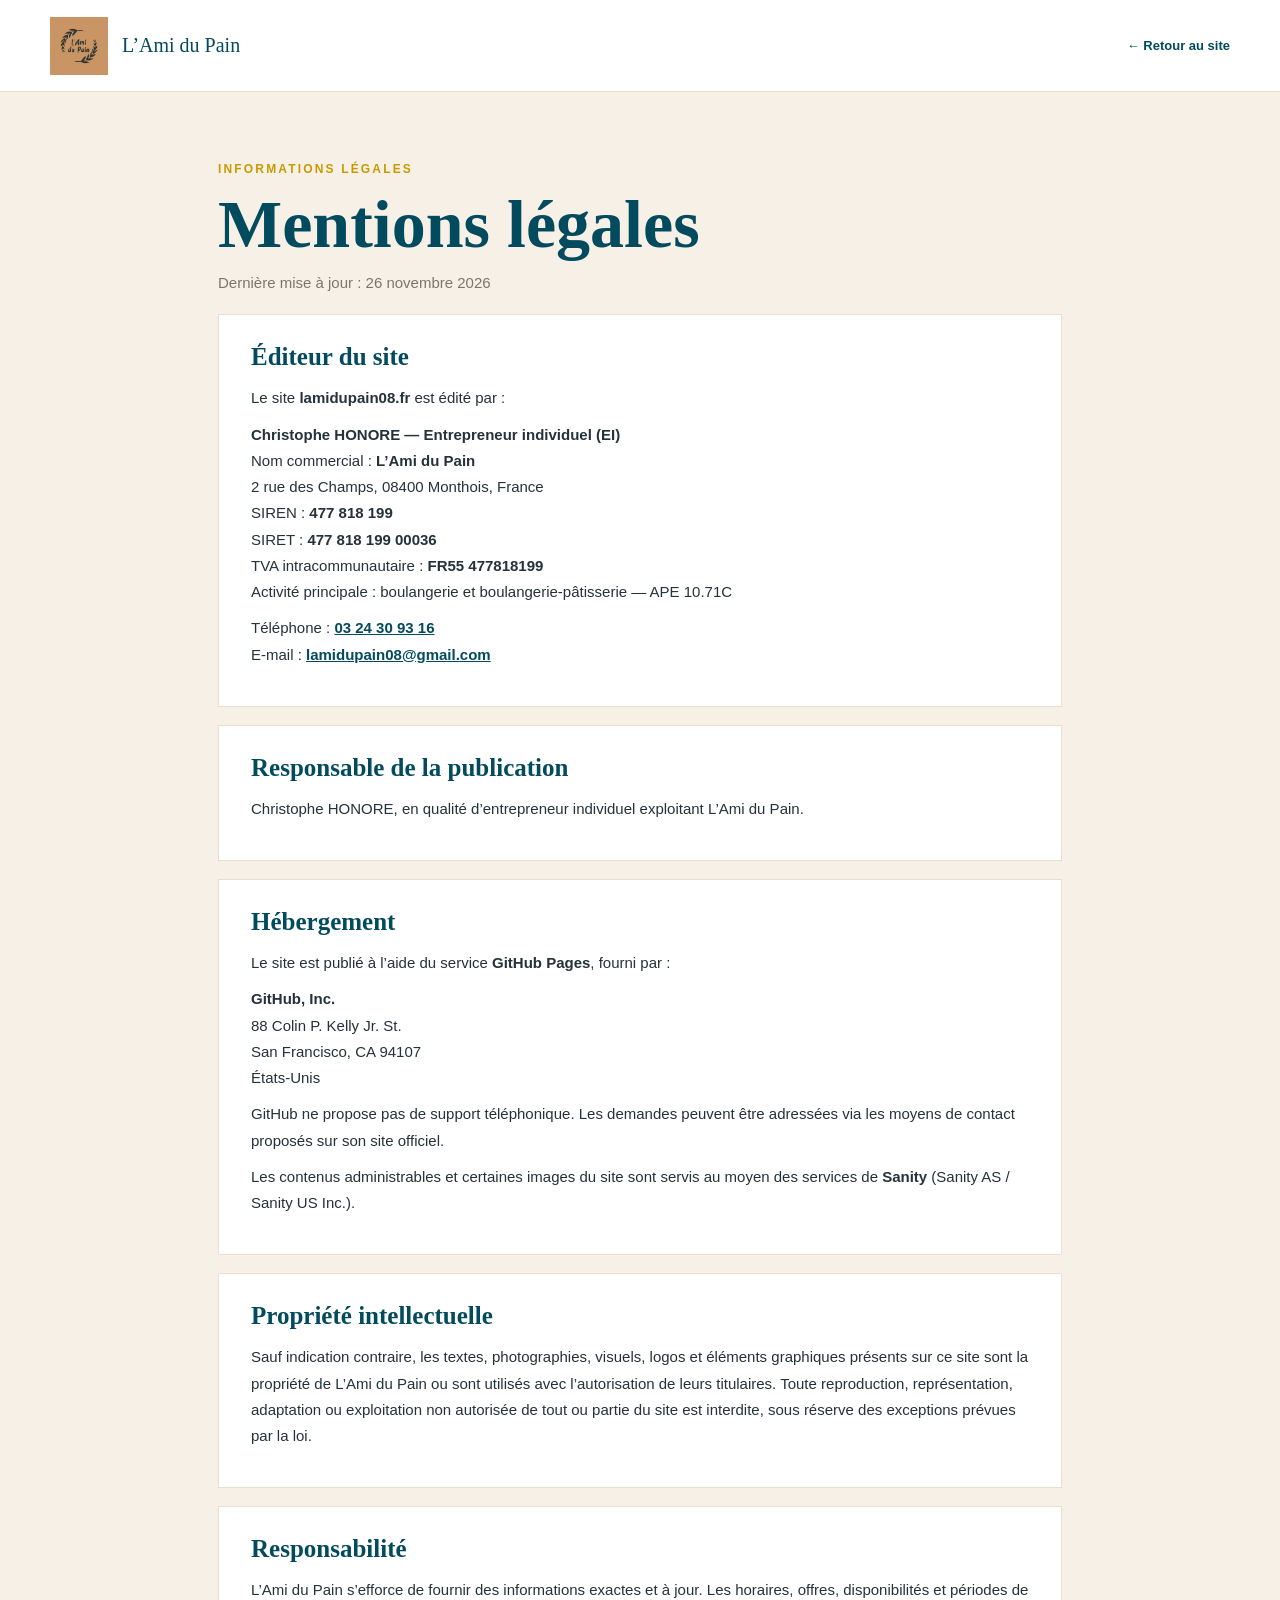
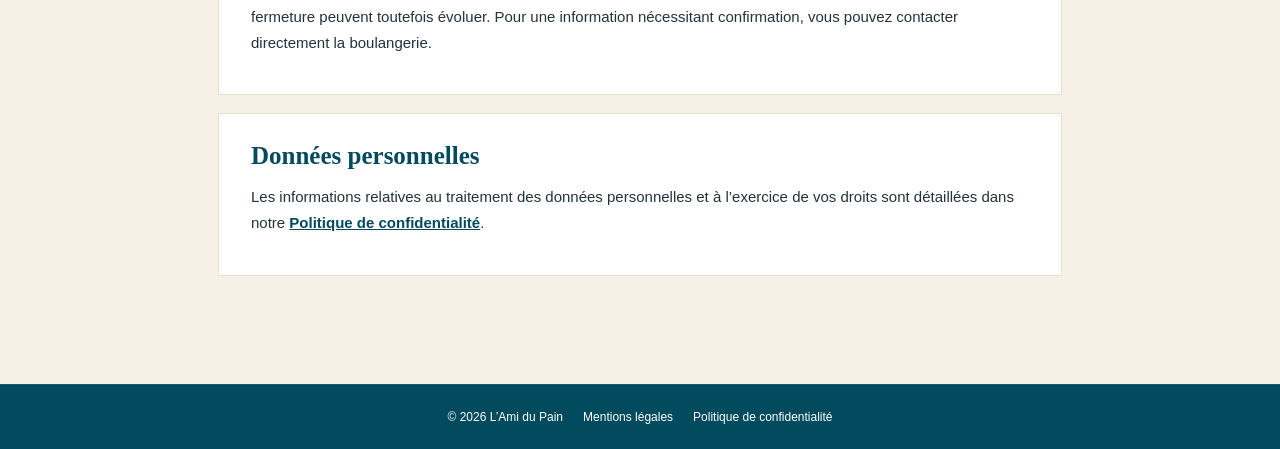
<file: mentions-legales.html>
<!doctype html>
<html lang="fr">
<head>
<meta charset="utf-8">
<meta name="viewport" content="width=device-width,initial-scale=1">
<link rel="icon" href="assets/favicon.png">
<link rel="stylesheet" href="style.css">
<title>Mentions légales | L’Ami du Pain</title>
<meta name="robots" content="index,follow">
</head>
<body class="legal-page">
<header class="legal-header">
  <a href="index.html" class="legal-brand"><img src="assets/logo-header-badge.jpg" alt="L’Ami du Pain"><span>L’Ami du Pain</span></a>
  <a href="index.html" class="legal-back">← Retour au site</a>
</header>
<main class="legal-main">
<div class="legal-kicker">INFORMATIONS LÉGALES</div>
<h1>Mentions légales</h1>
<p class="legal-updated">Dernière mise à jour : 26 novembre 2026</p>
<section><h2>Éditeur du site</h2>
<p>Le site <strong>lamidupain08.fr</strong> est édité par :</p>
<p><strong>Christophe HONORE — Entrepreneur individuel (EI)</strong><br>Nom commercial : <strong>L’Ami du Pain</strong><br>2 rue des Champs, 08400 Monthois, France<br>SIREN : <strong>477 818 199</strong><br>SIRET : <strong>477 818 199 00036</strong><br>TVA intracommunautaire : <strong>FR55 477818199</strong><br>Activité principale : boulangerie et boulangerie-pâtisserie — APE 10.71C</p>
<p>Téléphone : <a href="tel:+33324309316">03 24 30 93 16</a><br>E-mail : <a href="mailto:lamidupain08@gmail.com">lamidupain08@gmail.com</a></p></section>
<section><h2>Responsable de la publication</h2><p>Christophe HONORE, en qualité d’entrepreneur individuel exploitant L’Ami du Pain.</p></section>
<section><h2>Hébergement</h2>
<p>Le site est publié à l’aide du service <strong>GitHub Pages</strong>, fourni par :</p>
<p><strong>GitHub, Inc.</strong><br>88 Colin P. Kelly Jr. St.<br>San Francisco, CA 94107<br>États-Unis</p>
<p>GitHub ne propose pas de support téléphonique. Les demandes peuvent être adressées via les moyens de contact proposés sur son site officiel.</p>
<p>Les contenus administrables et certaines images du site sont servis au moyen des services de <strong>Sanity</strong> (Sanity AS / Sanity US Inc.).</p></section>
<section><h2>Propriété intellectuelle</h2>
<p>Sauf indication contraire, les textes, photographies, visuels, logos et éléments graphiques présents sur ce site sont la propriété de L’Ami du Pain ou sont utilisés avec l’autorisation de leurs titulaires. Toute reproduction, représentation, adaptation ou exploitation non autorisée de tout ou partie du site est interdite, sous réserve des exceptions prévues par la loi.</p></section>
<section><h2>Responsabilité</h2>
<p>L’Ami du Pain s’efforce de fournir des informations exactes et à jour. Les horaires, offres, disponibilités et périodes de fermeture peuvent toutefois évoluer. Pour une information nécessitant confirmation, vous pouvez contacter directement la boulangerie.</p></section>
<section><h2>Données personnelles</h2>
<p>Les informations relatives au traitement des données personnelles et à l’exercice de vos droits sont détaillées dans notre <a href="politique-confidentialite.html">Politique de confidentialité</a>.</p></section>
</main>
<footer class="legal-simple-footer">
  <span>© 2026 L’Ami du Pain</span>
  <a href="mentions-legales.html">Mentions légales</a>
  <a href="politique-confidentialite.html">Politique de confidentialité</a>
</footer>
</body>
</html>
</file>
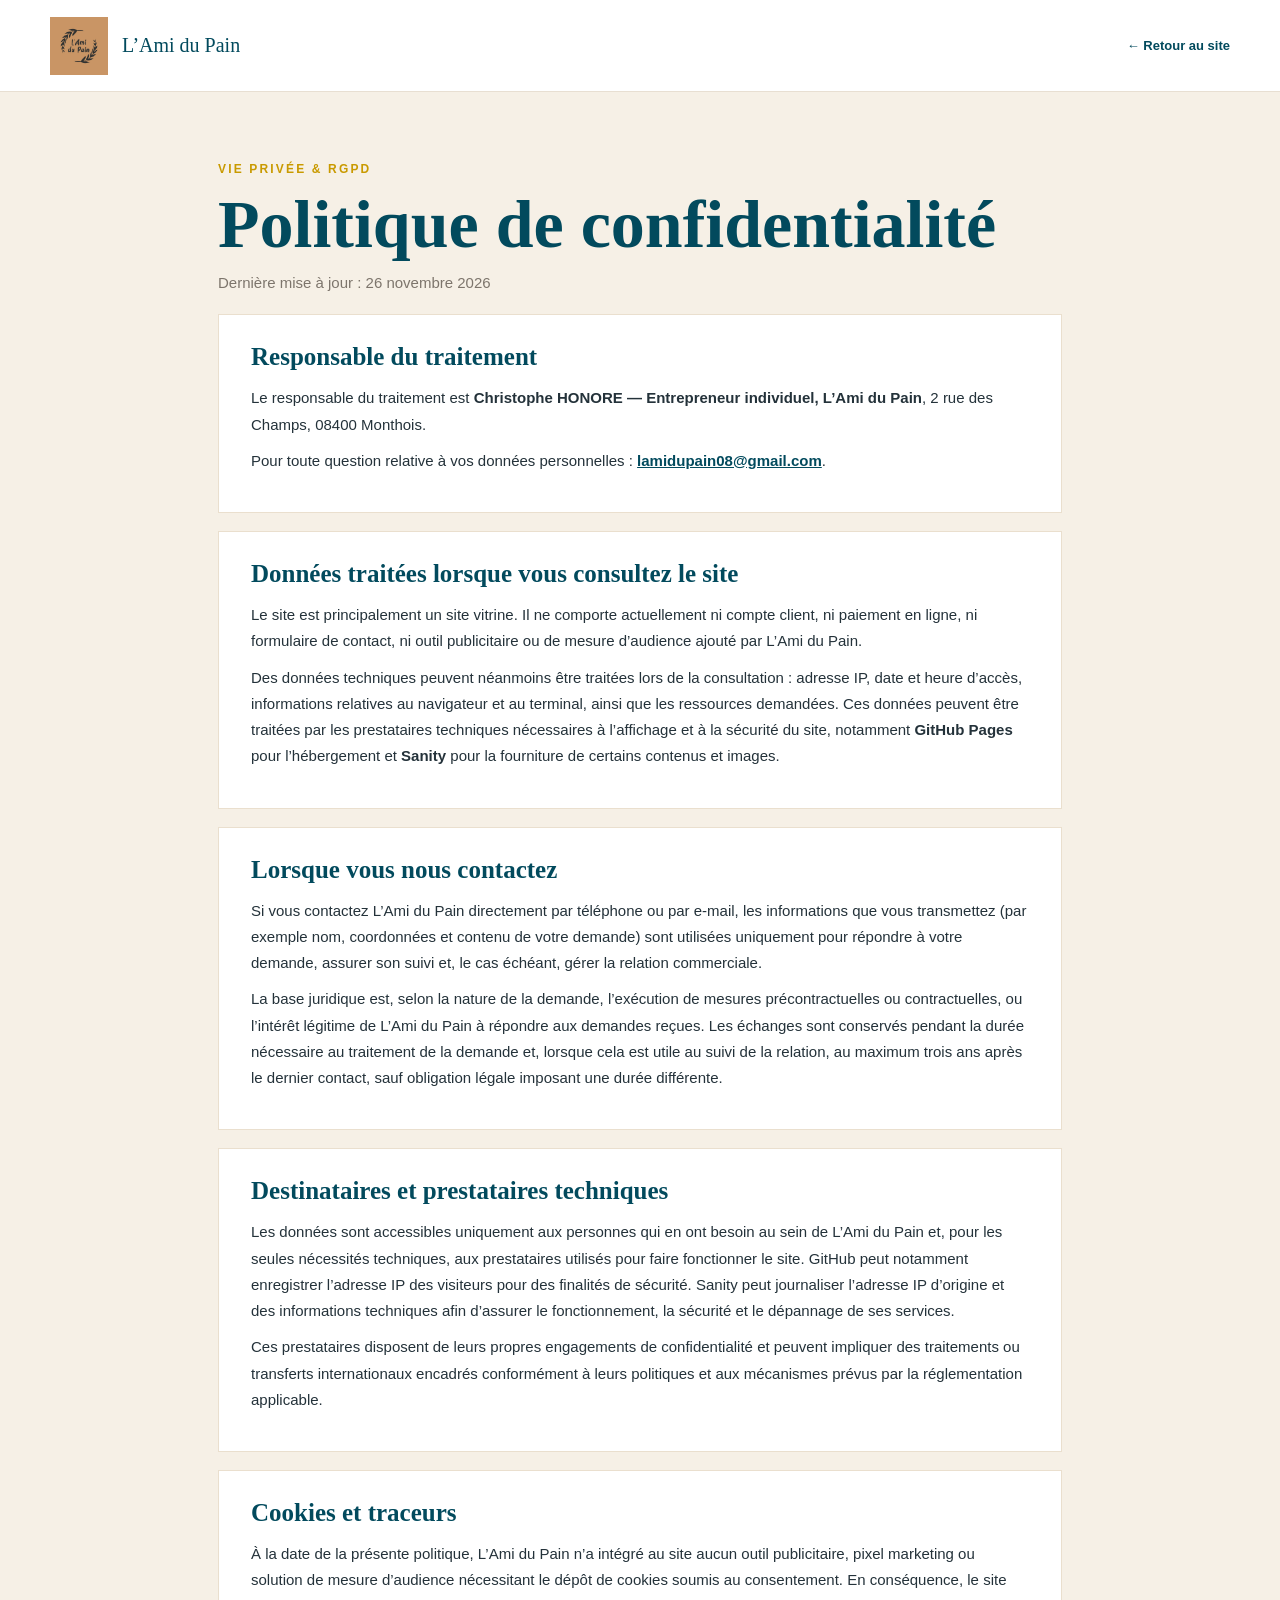
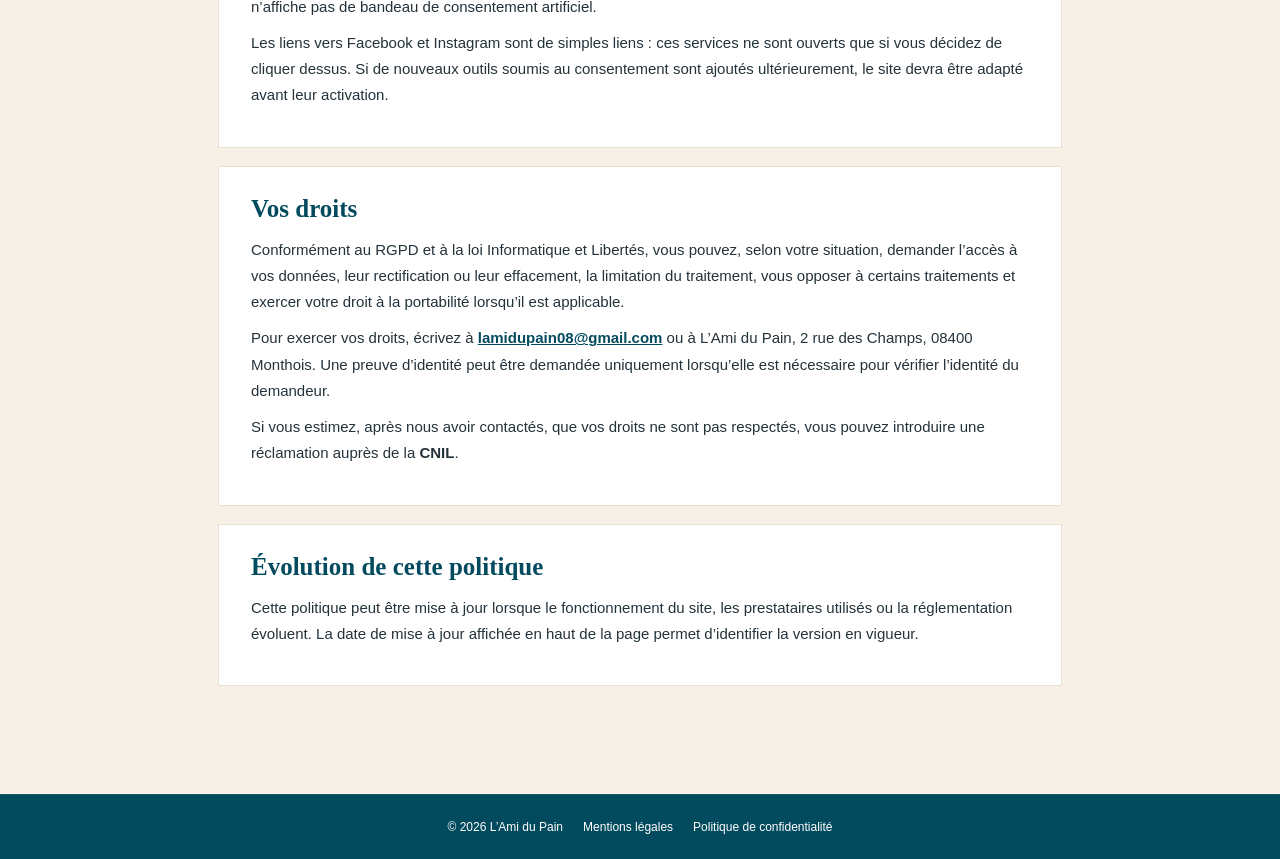
<file: politique-confidentialite.html>
<!doctype html>
<html lang="fr">
<head>
<meta charset="utf-8">
<meta name="viewport" content="width=device-width,initial-scale=1">
<link rel="icon" href="assets/favicon.png">
<link rel="stylesheet" href="style.css">
<title>Politique de confidentialité | L’Ami du Pain</title>
<meta name="robots" content="index,follow">
</head>
<body class="legal-page">
<header class="legal-header">
  <a href="index.html" class="legal-brand"><img src="assets/logo-header-badge.jpg" alt="L’Ami du Pain"><span>L’Ami du Pain</span></a>
  <a href="index.html" class="legal-back">← Retour au site</a>
</header>
<main class="legal-main">
<div class="legal-kicker">VIE PRIVÉE & RGPD</div>
<h1>Politique de confidentialité</h1>
<p class="legal-updated">Dernière mise à jour : 26 novembre 2026</p>
<section><h2>Responsable du traitement</h2>
<p>Le responsable du traitement est <strong>Christophe HONORE — Entrepreneur individuel, L’Ami du Pain</strong>, 2 rue des Champs, 08400 Monthois.</p>
<p>Pour toute question relative à vos données personnelles : <a href="mailto:lamidupain08@gmail.com">lamidupain08@gmail.com</a>.</p></section>
<section><h2>Données traitées lorsque vous consultez le site</h2>
<p>Le site est principalement un site vitrine. Il ne comporte actuellement ni compte client, ni paiement en ligne, ni formulaire de contact, ni outil publicitaire ou de mesure d’audience ajouté par L’Ami du Pain.</p>
<p>Des données techniques peuvent néanmoins être traitées lors de la consultation : adresse IP, date et heure d’accès, informations relatives au navigateur et au terminal, ainsi que les ressources demandées. Ces données peuvent être traitées par les prestataires techniques nécessaires à l’affichage et à la sécurité du site, notamment <strong>GitHub Pages</strong> pour l’hébergement et <strong>Sanity</strong> pour la fourniture de certains contenus et images.</p></section>
<section><h2>Lorsque vous nous contactez</h2>
<p>Si vous contactez L’Ami du Pain directement par téléphone ou par e-mail, les informations que vous transmettez (par exemple nom, coordonnées et contenu de votre demande) sont utilisées uniquement pour répondre à votre demande, assurer son suivi et, le cas échéant, gérer la relation commerciale.</p>
<p>La base juridique est, selon la nature de la demande, l’exécution de mesures précontractuelles ou contractuelles, ou l’intérêt légitime de L’Ami du Pain à répondre aux demandes reçues. Les échanges sont conservés pendant la durée nécessaire au traitement de la demande et, lorsque cela est utile au suivi de la relation, au maximum trois ans après le dernier contact, sauf obligation légale imposant une durée différente.</p></section>
<section><h2>Destinataires et prestataires techniques</h2>
<p>Les données sont accessibles uniquement aux personnes qui en ont besoin au sein de L’Ami du Pain et, pour les seules nécessités techniques, aux prestataires utilisés pour faire fonctionner le site. GitHub peut notamment enregistrer l’adresse IP des visiteurs pour des finalités de sécurité. Sanity peut journaliser l’adresse IP d’origine et des informations techniques afin d’assurer le fonctionnement, la sécurité et le dépannage de ses services.</p>
<p>Ces prestataires disposent de leurs propres engagements de confidentialité et peuvent impliquer des traitements ou transferts internationaux encadrés conformément à leurs politiques et aux mécanismes prévus par la réglementation applicable.</p></section>
<section><h2>Cookies et traceurs</h2>
<p>À la date de la présente politique, L’Ami du Pain n’a intégré au site aucun outil publicitaire, pixel marketing ou solution de mesure d’audience nécessitant le dépôt de cookies soumis au consentement. En conséquence, le site n’affiche pas de bandeau de consentement artificiel.</p>
<p>Les liens vers Facebook et Instagram sont de simples liens : ces services ne sont ouverts que si vous décidez de cliquer dessus. Si de nouveaux outils soumis au consentement sont ajoutés ultérieurement, le site devra être adapté avant leur activation.</p></section>
<section><h2>Vos droits</h2>
<p>Conformément au RGPD et à la loi Informatique et Libertés, vous pouvez, selon votre situation, demander l’accès à vos données, leur rectification ou leur effacement, la limitation du traitement, vous opposer à certains traitements et exercer votre droit à la portabilité lorsqu’il est applicable.</p>
<p>Pour exercer vos droits, écrivez à <a href="mailto:lamidupain08@gmail.com">lamidupain08@gmail.com</a> ou à L’Ami du Pain, 2 rue des Champs, 08400 Monthois. Une preuve d’identité peut être demandée uniquement lorsqu’elle est nécessaire pour vérifier l’identité du demandeur.</p>
<p>Si vous estimez, après nous avoir contactés, que vos droits ne sont pas respectés, vous pouvez introduire une réclamation auprès de la <strong>CNIL</strong>.</p></section>
<section><h2>Évolution de cette politique</h2>
<p>Cette politique peut être mise à jour lorsque le fonctionnement du site, les prestataires utilisés ou la réglementation évoluent. La date de mise à jour affichée en haut de la page permet d’identifier la version en vigueur.</p></section>
</main>
<footer class="legal-simple-footer">
  <span>© 2026 L’Ami du Pain</span>
  <a href="mentions-legales.html">Mentions légales</a>
  <a href="politique-confidentialite.html">Politique de confidentialité</a>
</footer>
</body>
</html>
</file>
<file: style.css>
*{box-sizing:border-box}html{scroll-behavior:smooth}body{margin:0;color:#222;background:#f8f6f1;font-family:"DM Sans",sans-serif}.nav{height:88px;background:rgba(255,255,255,.96);display:flex;align-items:center;justify-content:space-between;padding:0 6vw;position:fixed;z-index:20;width:100%;box-shadow:0 1px 18px #0000000b}.brand{height:88px;display:flex;align-items:center}.brand img{width:78px;height:78px;object-fit:contain;display:block}.nav nav{display:flex;gap:30px}.nav a{text-decoration:none;color:#222;font-size:14px}.menu{display:none;background:none;border:0;font-size:25px}.hero{height:78vh;min-height:560px;max-height:780px;position:relative;display:grid;place-items:center;overflow:hidden;background:#17120e}.hero-video,.hero-fallback{position:absolute;inset:0;width:100%;height:100%;object-fit:cover}.hero-fallback{background:radial-gradient(circle at 50% 45%,#8a6546 0,#38291f 35%,#130f0c 75%);z-index:0}.hero-video{z-index:1}.shade{position:absolute;inset:0;background:linear-gradient(#0005,#0008);z-index:2}.hero-copy{position:relative;z-index:3;text-align:center;color:white}.hero-logo{width:min(500px,62vw);filter:invert(1);mix-blend-mode:screen}.hero-copy p{text-transform:uppercase;letter-spacing:4px;margin:24px 0 5px;font-size:13px}.hero-copy>span{text-transform:uppercase;letter-spacing:5px;font-size:12px}.btn{display:inline-block;text-decoration:none;text-transform:uppercase;letter-spacing:1.5px;font-size:12px;padding:15px 22px;margin-top:28px;transition:.25s}.btn.light{border:1px solid #fff;color:#fff}.btn.light:hover{background:#fff;color:#111}.btn.dark{background:#171717;color:#fff}.btn.dark:hover{transform:translateY(-2px)}.section{padding:90px 7vw}.eyebrow{text-transform:uppercase;letter-spacing:3px;font-size:11px;color:#C49267;text-align:center}.section h2,.feature h2{font:400 clamp(42px,5vw,72px)/1.05 "Playfair Display",serif;text-align:center;margin:12px 0 55px}.grid{display:grid;grid-template-columns:repeat(4,1fr);gap:18px;max-width:1400px;margin:auto}.card{height:560px;position:relative;overflow:hidden;color:#fff;text-decoration:none}.photo,.feature-photo{position:absolute;inset:0;background-size:cover;background-position:center;transition:transform .6s}.p1{background-image:url("assets/pieces-montees/piece-category-cover.jpg");background-size:cover;background-position:center}.p2{background-image:linear-gradient(135deg,#d4b48e,#6b4026)}.p3{background-image:url("assets/patisseries/patisserie-category-cover.jpg");background-size:cover;background-position:center}.p4{background-image:url("assets/traiteur/traiteur-category-cover.jpg");background-size:cover;background-position:center}.card-shade{position:absolute;inset:0;background:linear-gradient(transparent 35%,#000c)}.card>div:last-child{position:absolute;bottom:35px;left:35px}.card h3{font:400 34px "Playfair Display",serif;margin:0 0 10px}.card span{text-transform:uppercase;letter-spacing:2px;font-size:11px}.card:hover .photo{transform:scale(1.05)}.feature{display:grid;grid-template-columns:1.1fr .9fr;min-height:720px;background:#e8dfd3}.feature-photo{position:relative;min-height:650px;background-image:linear-gradient(145deg,#3d2b20,#bd8d64)}.feature-copy{padding:8vw;align-self:center}.feature-copy .eyebrow{text-align:left}.feature h2{text-align:left;margin:15px 0 28px}.feature-copy>p:last-of-type{line-height:1.8;color:#5f5a55;max-width:560px}.story{display:grid;grid-template-columns:.8fr 1.2fr;gap:8vw;align-items:center}.story .eyebrow,.story h2{text-align:left}.story h2{margin-bottom:25px}.story-copy>p:last-child{line-height:1.8;color:#666}.story-photo{height:560px;background:#d6c3ae;display:grid;place-items:center;color:#fff}.reviews{background:#fff}.review-grid{display:grid;grid-template-columns:repeat(3,1fr);gap:20px;max-width:1200px;margin:auto}.review{padding:42px;background:#f5f1eb;text-align:center}.review div{color:#C49267;letter-spacing:4px}.review p{line-height:1.65;color:#666}.review strong{font-size:12px;text-transform:uppercase;letter-spacing:1px}footer{background:#C49267;color:white;padding:70px 7vw;display:grid;grid-template-columns:1.1fr 1.5fr .8fr;gap:8vw}footer img{width:220px;filter:invert(1)}footer h3{font:400 28px "Playfair Display",serif}footer p{line-height:1.9}.reveal{opacity:0;transform:translateY(22px);transition:.7s ease}.reveal.on{opacity:1;transform:none}@media(max-width:850px){.nav{height:72px}.brand{height:72px}.brand img{width:62px;height:62px}.menu{display:block}.nav nav{display:none;position:absolute;top:72px;left:0;right:0;background:white;padding:25px 7vw;flex-direction:column}.nav nav.open{display:flex}.grid,.feature,.story,.review-grid,footer{grid-template-columns:1fr}.card{height:430px}.section{padding:80px 6vw}.feature-copy{padding:70px 7vw}.feature-photo{min-height:500px}.story-photo{height:420px}footer{gap:35px}.hero-copy p{letter-spacing:2px}}
/* V1.2 — couleur officielle L'Ami du Pain */
:root{--brand:#C49267}
.nav nav a{position:relative}
.nav nav a::after{content:"";position:absolute;left:0;right:100%;bottom:-8px;height:1px;background:var(--brand);transition:right .25s ease}
.nav nav a:hover::after{right:0}
.btn.dark{background:var(--brand)}
.btn.dark:hover{background:#b7835a}

/* V1.3 — carrousel avis Google */
.reviews{overflow:hidden}.rating-summary{display:flex;justify-content:center;align-items:center;gap:12px;margin:-28px 0 42px;color:#777;font-size:13px}.rating-number{font-size:22px;color:#222;font-weight:600}.summary-stars,.stars{color:var(--brand);letter-spacing:3px}.carousel{max-width:1280px;margin:auto;position:relative;padding:0 54px}.carousel-viewport{overflow:hidden}.carousel-track{display:flex;gap:20px;transition:transform .55s cubic-bezier(.22,.61,.36,1)}.review-slide{flex:0 0 calc((100% - 40px)/3);min-height:300px;background:#f5f1eb;padding:34px;display:flex;flex-direction:column;justify-content:flex-start}.google-line{display:flex;align-items:center;gap:9px;font-size:11px;text-transform:uppercase;letter-spacing:1.2px;color:#777}.gmark{width:26px;height:26px;border-radius:50%;background:#fff;display:grid;place-items:center;font-weight:700;color:#4285f4;font-size:15px}.review-slide .stars{margin:23px 0 8px}.review-slide p{font:400 20px/1.55 "Playfair Display",serif;color:#4f4a45;flex:1}.review-slide strong{text-transform:uppercase;letter-spacing:1.2px;font-size:11px}.carousel-btn{position:absolute;top:50%;transform:translateY(-50%);z-index:2;width:40px;height:40px;border:1px solid #d7c9bc;background:#fff;border-radius:50%;font-size:27px;line-height:1;cursor:pointer;transition:.2s}.carousel-btn:hover{background:var(--brand);color:#fff;border-color:var(--brand)}.carousel-btn.prev{left:0}.carousel-btn.next{right:0}.carousel-dots{display:flex;justify-content:center;gap:8px;margin-top:25px}.carousel-dots button{width:7px;height:7px;padding:0;border:0;border-radius:50%;background:#d7c9bc;cursor:pointer}.carousel-dots button.active{background:var(--brand);transform:scale(1.35)}.reviews-cta{text-align:center;margin-top:18px}
@media(max-width:850px){.rating-summary{margin-top:-20px}.carousel{padding:0 42px}.review-slide{flex-basis:100%;min-height:310px;padding:28px}.review-slide p{font-size:19px}.carousel-btn{width:34px;height:34px}.carousel-track{gap:20px}}

/* V1.4 — contraste de la section Avis */
.reviews{
  background:#F3EDE6;
}
.review-slide{
  background:#FFFFFF;
  box-shadow:0 12px 34px rgba(47,35,26,.07);
}
.gmark{
  background:#F8F5F1;
}
.carousel-btn{
  background:#FFFFFF;
  border-color:rgba(196,146,103,.45);
  box-shadow:0 5px 18px rgba(47,35,26,.05);
}
.carousel-dots button{
  background:rgba(196,146,103,.35);
}
.carousel-dots button.active{
  background:#C49267;
}
.rating-summary{
  color:#716A64;
}
.review-slide p{
  color:#342F2B;
}

/* V1.5 — section Avis en beige officiel */
.reviews{background:#C49267}
.reviews .eyebrow{color:#fff;opacity:.82}
.reviews>h2{color:#fff}
.reviews .rating-summary{color:rgba(255,255,255,.82)}
.reviews .rating-number{color:#fff}
.reviews .summary-stars{color:#fff}
.review-slide{background:#fff;box-shadow:0 14px 36px rgba(60,37,20,.13)}
.review-slide .stars{color:#C49267}
.carousel-btn{background:#fff;border-color:#fff;color:#2b241f}
.carousel-btn:hover{background:#2b241f;border-color:#2b241f;color:#fff}
.carousel-dots button{background:rgba(255,255,255,.45)}
.carousel-dots button.active{background:#fff}
.reviews-cta .btn.dark{background:#fff;color:#2b241f}
.reviews-cta .btn.dark:hover{background:#2b241f;color:#fff}

/* V1.6 — footer contrasté */
footer{
  background:#2B211B;
  color:#FFFFFF;
  border-top:1px solid rgba(255,255,255,.08);
}
footer img{
  filter:invert(1);
}
footer h3{
  color:#FFFFFF;
}
footer p{
  color:rgba(255,255,255,.82);
}

/* V1.7 — footer contact & réseaux */
.footer-contact>p{margin:18px 0 22px}
.contact-phone,.contact-mail{display:flex;align-items:center;gap:13px;width:max-content;max-width:100%;text-decoration:none;transition:.22s}
.contact-phone{background:#C49267;color:#fff;padding:14px 20px;margin:0 0 11px;font-size:18px;font-weight:600;box-shadow:0 8px 22px rgba(0,0,0,.13)}
.contact-phone small{display:block;font-size:9px;text-transform:uppercase;letter-spacing:1.5px;font-weight:500;opacity:.78;margin-bottom:2px}
.contact-mail{border:1px solid rgba(255,255,255,.34);color:#fff;padding:10px 14px;font-size:12px}
.contact-icon{font-size:17px}
.contact-phone:hover{transform:translateY(-2px);background:#d09d72}
.contact-mail:hover{border-color:#C49267;background:#C49267}
.social-links{display:flex;gap:12px;margin-top:20px}
.social-links a{width:46px;height:46px;border:1px solid rgba(255,255,255,.38);display:grid;place-items:center;transition:.22s}
.social-links svg{width:21px;height:21px;fill:#fff}
.social-links a:hover{background:#C49267;border-color:#C49267;transform:translateY(-2px)}
@media(max-width:850px){.contact-phone{font-size:17px}.social-links a{width:44px;height:44px}}

/* V1.8 — vraie photo dans le bloc Pièces montées */
.piece-montee-photo{
  background-image:url("assets/piece-montee-couple.jpg") !important;
  background-size:cover !important;
  background-position:center center !important;
  background-repeat:no-repeat !important;
}

/* V1.9 — photo famille / boutique */
.family-photo{
  background-size:cover !important;
  background-position:center center !important;
  background-repeat:no-repeat !important;
}

.story-photo.family-photo{background-size:cover !important;background-position:center center !important;background-repeat:no-repeat !important;}

/* V2.1 — section Avis plus compacte verticalement */
.reviews.section{
  padding-top:60px;
  padding-bottom:55px;
}
.reviews .eyebrow{
  margin-top:0;
}
.reviews-cta{
  margin-top:14px;
}
@media(max-width:850px){
  .reviews.section{
    padding-top:48px;
    padding-bottom:45px;
  }
}

/* V2.2 — vidéo hero + filtre sombre */
.hero .shade{
  background:linear-gradient(to bottom,rgba(24,16,11,.48),rgba(18,12,8,.43)),rgba(0,0,0,.08);
}
.hero-video{filter:saturate(.94) contrast(1.03)}


/* V2.4 — HERO : identité beaucoup plus présente */
.hero-content{
  width:min(1180px, 92vw);
  max-width:none;
  padding:24px;
}
.hero-logo{
  width:min(760px, 72vw) !important;
  max-width:none !important;
  margin-bottom:30px !important;
}
.hero-kicker{
  font-size:clamp(15px, 1.15vw, 22px) !important;
  letter-spacing:.34em !important;
  margin-bottom:28px !important;
}
.hero-bottom{
  gap:20px !important;
  font-size:clamp(14px, 1vw, 19px) !important;
}
.hero-bottom .place{
  font-size:inherit !important;
  letter-spacing:.32em !important;
}
.hero .btn,
.hero-bottom .btn{
  font-size:clamp(13px, .9vw, 17px) !important;
  padding:18px 26px !important;
  letter-spacing:.08em !important;
}

@media(max-width:700px){
  .hero-content{width:94vw;padding:16px}
  .hero-logo{width:min(620px, 88vw) !important;margin-bottom:22px !important}
  .hero-kicker{font-size:12px !important;letter-spacing:.22em !important;margin-bottom:20px !important}
  .hero-bottom{gap:14px !important}
}

/* V2.5 — logo header façon Case à Pain */
.nav{
  overflow:visible;
}
.brand{
  position:relative;
  align-self:flex-start;
  z-index:30;
  height:auto;
}
.brand img{
  width:138px !important;
  height:138px !important;
  object-fit:cover !important;
  display:block;
  background:#C49267;
  box-shadow:0 5px 16px rgba(35,25,18,.12);
}
@media(max-width:850px){
  .brand img{
    width:94px !important;
    height:94px !important;
  }
}

/* V2.6 — catégories à gauche + téléphone/réseaux dans le header */
.nav{
  justify-content:flex-start !important;
  gap:30px !important;
  padding-right:5.5vw !important;
  overflow:visible;
}
.nav-main{
  display:flex !important;
  align-items:center;
  gap:29px !important;
  margin-left:18px;
  margin-right:20px;
}
.nav-main a{
  font-size:15px !important;
  font-weight:600 !important;
  white-space:nowrap;
}
.header-actions{
  margin-left:auto;
  display:flex;
  align-items:center;
  gap:9px;
}
.header-call{
  display:flex;
  align-items:center;
  gap:8px;
  padding:11px 16px;
  background:#C49267;
  color:#fff !important;
  text-decoration:none;
  font-size:13px;
  font-weight:600;
  white-space:nowrap;
}
.header-social{
  width:39px;height:39px;
  display:flex;align-items:center;justify-content:center;
  background:#303030;color:#fff !important;
  text-decoration:none;
  font-family:Arial,sans-serif;
  font-size:22px;font-weight:700;
}
.header-social.instagram{font-size:26px;font-weight:400}
.header-call:hover,.header-social:hover{filter:brightness(.92)}

@media(max-width:1200px){
  .nav-main{gap:16px !important;margin-left:8px}
  .nav-main a{font-size:13px !important}
  .header-call span{display:none}
  .header-call{width:39px;height:39px;padding:0;justify-content:center}
}
@media(max-width:850px){
  .nav-main{display:none !important}
  .header-actions{margin-left:auto}
}

/* V2.7 — menu plus grand + vrais logos sociaux */
.nav-main a{font-size:18px !important;font-weight:600 !important;}
.header-social svg{width:21px;height:21px;display:block;fill:currentColor;}
.header-social.instagram svg{width:22px;height:22px;}
@media(max-width:1400px){.nav-main{gap:20px !important}.nav-main a{font-size:16px !important}}
@media(max-width:1200px){.nav-main a{font-size:14px !important}}


/* V2.8 — galerie pièces montées */
.pieces-gallery{background:#f8f6f1;padding-top:105px;padding-bottom:110px}
.pieces-gallery h2{margin-bottom:20px}
.gallery-intro{max-width:720px;margin:0 auto 52px;text-align:center;line-height:1.75;color:#68615b;font-size:15px}
.pieces-grid{max-width:1420px;margin:auto;display:grid;grid-template-columns:repeat(4,1fr);gap:14px}
.piece-card{border:0;padding:0;background:#ddd;position:relative;overflow:hidden;aspect-ratio:4/5;cursor:pointer}
.piece-card img{width:100%;height:100%;object-fit:cover;display:block;transition:transform .55s ease,filter .35s ease}
.piece-card:after{content:"";position:absolute;inset:0;background:linear-gradient(transparent 55%,rgba(0,0,0,.58));opacity:0;transition:.3s}
.piece-card span{position:absolute;z-index:2;left:22px;bottom:20px;color:white;text-transform:uppercase;letter-spacing:1.8px;font-size:10px;opacity:0;transform:translateY(8px);transition:.3s}
.piece-card:hover img{transform:scale(1.035)}.piece-card:hover:after,.piece-card:hover span{opacity:1}.piece-card:hover span{transform:none}
.lightbox{position:fixed;inset:0;z-index:100;background:rgba(16,12,9,.94);display:none;align-items:center;justify-content:center;padding:42px 80px}
.lightbox.open{display:flex}.lightbox-stage{height:min(84vh,900px);max-width:min(78vw,1200px);display:flex;flex-direction:column;align-items:center;justify-content:center}
.lightbox-image{max-width:100%;max-height:calc(100% - 36px);object-fit:contain;box-shadow:0 18px 60px rgba(0,0,0,.3)}
.lightbox-meta{height:36px;padding-top:13px;color:#fff;display:flex;gap:18px;font-size:11px;text-transform:uppercase;letter-spacing:1.6px;opacity:.8}
.lightbox-angle{color:#d9b28e}.lightbox-close,.lightbox-nav{position:absolute;border:0;background:rgba(255,255,255,.1);color:#fff;cursor:pointer;display:grid;place-items:center;transition:.2s}
.lightbox-close{right:28px;top:24px;width:48px;height:48px;font-size:34px;font-weight:200}.lightbox-nav{top:50%;transform:translateY(-50%);width:52px;height:72px;font-size:44px}.lightbox-prev{left:22px}.lightbox-next{right:22px}.lightbox-close:hover,.lightbox-nav:hover{background:#C49267}
body.lightbox-lock{overflow:hidden}
@media(max-width:1050px){.pieces-grid{grid-template-columns:repeat(3,1fr)}}
@media(max-width:700px){.pieces-grid{grid-template-columns:repeat(2,1fr);gap:8px}.pieces-gallery{padding-left:4vw;padding-right:4vw}.gallery-intro{font-size:14px;margin-bottom:35px}.lightbox{padding:60px 16px 35px}.lightbox-stage{max-width:94vw}.lightbox-nav{width:42px;height:58px;font-size:34px;background:rgba(0,0,0,.35)}.lightbox-prev{left:8px}.lightbox-next{right:8px}.lightbox-close{right:12px;top:12px}}

/* V2.9 — galerie sur une page dédiée */
.gallery-page-main{padding-top:72px}
.gallery-page .pieces-gallery{min-height:calc(100vh - 72px);padding-top:90px}
@media(max-width:850px){.gallery-page-main{padding-top:64px}.gallery-page .pieces-gallery{padding-top:70px}}

/* V3.0 — correction navigation galerie */
.lightbox-nav{position:fixed!important;top:50%!important;transform:translateY(-50%)!important;z-index:10005!important;display:flex!important;align-items:center!important;justify-content:center!important;width:54px!important;height:54px!important;border:0!important;background:rgba(255,255,255,.94)!important;color:#2e2a27!important;font-size:38px!important;line-height:1!important;cursor:pointer!important;box-shadow:0 4px 18px rgba(0,0,0,.18)!important}
.lightbox-prev{left:22px!important}
.lightbox-next{right:22px!important}
.lightbox-meta{display:flex!important;justify-content:center!important;gap:14px!important;align-items:center!important}
.lightbox-angle:not(:empty){background:#c49267;color:#fff;padding:4px 9px;font-size:10px;letter-spacing:.12em;text-transform:uppercase}
@media(max-width:700px){
 .lightbox-nav{width:44px!important;height:44px!important;font-size:30px!important}
 .lightbox-prev{left:8px!important}.lightbox-next{right:8px!important}
}

/* V3.2 — photo de couverture de la catégorie Gâteaux */
.p2{background-image:url("assets/gateaux/gateau-category-cover.jpg");background-size:cover;background-position:center}

/* V3.4.1 — couleurs uniquement sur les titres/sous-titres de sections */
.eyebrow{color:#e2b509!important;font-size:15px!important;font-weight:600!important;}
.section > h2,
.feature-copy > h2,
.reviews > h2{color:#024a5d!important;}

/* Le hero et les cartes de catégories restent blancs */
.hero-copy,
.hero-copy p,
.hero-copy span,
.hero-copy a,
.card,
.card h3,
.card span{color:#fff!important;}

body.home .gallery-next,body.home .next-arrow,body.home .slider-next{display:none!important;}

/* V3.4.2 — titre section boulangerie familiale */
.story h2{color:#024a5d!important;}

/* V3.4.3 — Sous-titre de la section avis en blanc uniquement */
.reviews > .eyebrow{color:#fff!important;}


/* V3.5.3 — section flyers / offres */
.flyers-section{background:#f1eadf;padding-top:95px;padding-bottom:105px}
.flyers-heading{max-width:820px;margin:0 auto 48px;text-align:center}
.flyers-heading h2{color:#024a5d!important;margin:12px 0 18px!important}
.flyers-intro{margin:0 auto;max-width:680px;color:#6b625a;line-height:1.75;font-size:15px}
.flyers-grid{max-width:1320px;margin:auto;display:grid;grid-template-columns:repeat(4,1fr);gap:18px;align-items:start}
.flyer-card{background:#fff;box-shadow:0 12px 38px rgba(52,39,29,.07);transition:transform .3s ease,box-shadow .3s ease;overflow:hidden}
.flyer-card:hover{transform:translateY(-5px);box-shadow:0 18px 45px rgba(52,39,29,.12)}
.flyer-visual{position:relative;aspect-ratio:4/5;background:#d8c3ab;overflow:hidden}
.flyer-visual img{position:absolute;inset:0;width:100%;height:100%;object-fit:cover;z-index:2;transition:transform .45s ease}
.flyer-card:hover .flyer-visual img{transform:scale(1.025)}
.flyer-placeholder{position:absolute;inset:0;display:flex;flex-direction:column;align-items:center;justify-content:center;text-align:center;padding:30px;background:linear-gradient(145deg,#d8b48d,#b97f55);color:#fff}
.flyer-placeholder span{font-size:42px;margin-bottom:18px}.flyer-placeholder strong{font:400 27px/1.1 "Playfair Display",serif}.flyer-placeholder small{margin-top:14px;font-size:10px;letter-spacing:1px;text-transform:uppercase;opacity:.8}
.flyer-seasonal .flyer-placeholder{background:linear-gradient(145deg,#31525a,#17333b)}
.flyer-info{padding:25px 25px 28px}.flyer-tag{display:inline-block;color:#e2b509;font-size:10px;font-weight:700;text-transform:uppercase;letter-spacing:2px;margin-bottom:11px}.flyer-info h3{margin:0 0 10px;color:#024a5d;font:400 25px/1.15 "Playfair Display",serif}.flyer-info p{margin:0;color:#716a64;font-size:13px;line-height:1.65}
@media(max-width:800px){.flyers-grid{grid-template-columns:repeat(2,1fr)}}
@media(max-width:650px){.flyers-grid{grid-template-columns:1fr}.flyers-section{padding-left:6vw;padding-right:6vw}.flyer-visual{aspect-ratio:4/4.6}}


/* V3.5.5 — offres plus compactes + affiches agrandissables */
.flyers-section{padding-top:38px!important;padding-bottom:42px!important}
.flyers-heading{margin-bottom:28px!important}
.flyer-visual:has(img[style*="display: none"]){cursor:default}
.flyer-visual img{cursor:zoom-in}
.pizza-reserve{font-weight:700!important;color:#024a5d!important;font-size:15px!important;margin:0 0 12px!important}
.flyer-call-btn{display:inline-flex;align-items:center;justify-content:center;background:#c99767;color:#fff!important;text-decoration:none;font-size:12px;font-weight:700;letter-spacing:.5px;padding:11px 15px;transition:transform .2s ease,opacity .2s ease}
.flyer-call-btn:hover{transform:translateY(-2px);opacity:.9}
.flyer-lightbox{position:fixed;inset:0;z-index:9999;background:rgba(16,12,9,.92);display:none;align-items:center;justify-content:center;padding:35px}
.flyer-lightbox.open{display:flex}
.flyer-lightbox-image{max-width:min(94vw,1050px);max-height:92vh;width:auto;height:auto;object-fit:contain;box-shadow:0 20px 70px rgba(0,0,0,.45)}
.flyer-lightbox-close{position:fixed;right:24px;top:20px;width:48px;height:48px;border:0;background:#fff;color:#222;font-size:32px;line-height:1;cursor:pointer;z-index:10000}
body.flyer-lightbox-lock{overflow:hidden}
@media(max-width:650px){.flyers-section{padding-top:30px!important;padding-bottom:32px!important}.flyer-lightbox{padding:18px}.flyer-lightbox-close{right:12px;top:12px}}

/* SEO: H1 accessible sans modifier le design */
.seo-h1{position:absolute!important;width:1px!important;height:1px!important;padding:0!important;margin:-1px!important;overflow:hidden!important;clip:rect(0,0,0,0)!important;white-space:nowrap!important;border:0!important}
.pieces-gallery h1{font:400 clamp(42px,5vw,72px)/1.05 "Playfair Display",serif;text-align:center;margin:12px 0 20px}

/* V3.10 — mobile uniquement : afficher la photo Pièce montée en entier */
@media(max-width:850px){
  .feature-photo.piece-montee-photo{
    min-height:0 !important;
    height:auto !important;
    aspect-ratio:2048 / 1153;
    background-size:contain !important;
    background-position:center center !important;
    background-repeat:no-repeat !important;
  }
}


/* V4 — ADMIN SANITY / VACANCES / DÉPLIANT */
.vacation-banner{position:relative;z-index:1200;background:#e5e5e5;color:#272727;padding:12px 24px;text-align:center;font-family:"DM Sans",sans-serif;font-size:13px;border-bottom:1px solid #c9c9c9}.vacation-banner strong{font-weight:800;text-transform:uppercase;letter-spacing:.8px;margin-right:12px}.vacation-banner span{font-weight:500}.vacation-banner[hidden]{display:none!important}
.flyer-lightbox{position:fixed;inset:0;z-index:9999;background:rgba(16,12,9,.94);display:none;align-items:center;justify-content:center;padding:30px}.flyer-lightbox.open{display:flex}.flyer-lightbox-close{position:fixed;right:22px;top:20px;width:48px;height:48px;border:0;background:#fff;font-size:32px;cursor:pointer;z-index:10002}.brochure-viewer{width:min(1100px,94vw);display:flex;flex-direction:column;align-items:center;perspective:1800px}.brochure{width:min(900px,84vw);aspect-ratio:2/1;position:relative;transform-style:preserve-3d;transition:transform .7s ease}.brochure-inside{position:absolute;inset:0;background-color:#fff;box-shadow:0 24px 60px rgba(0,0,0,.4)}.brochure-cover{position:absolute;top:0;right:0;width:50%;height:100%;transform-origin:left center;transform-style:preserve-3d;transition:transform .9s cubic-bezier(.2,.75,.25,1);z-index:3}.brochure-cover-front,.brochure-cover-back{position:absolute;inset:0;backface-visibility:hidden;-webkit-backface-visibility:hidden;background-color:#fff}.brochure-cover-back{transform:rotateY(180deg)}.brochure.is-open .brochure-cover{transform:rotateY(-180deg)}.brochure.show-outside{transform:rotateY(180deg)}.brochure.simple-flyer{aspect-ratio:4/5;width:min(580px,78vw)}.brochure.simple-flyer .brochure-cover{display:none}.brochure.simple-flyer .brochure-inside{background-size:contain!important;background-repeat:no-repeat;background-position:center!important}.brochure-controls{display:flex;gap:10px;margin-top:24px}.brochure-controls button{border:1px solid rgba(255,255,255,.45);background:rgba(255,255,255,.1);color:#fff;padding:12px 19px;font:600 12px "DM Sans",sans-serif;cursor:pointer}.brochure-controls button:hover{background:#fff;color:#222}.brochure-outside[hidden]{display:none!important}body.flyer-lightbox-lock{overflow:hidden}@media(max-width:700px){.vacation-banner{padding:10px 14px;font-size:11px}.vacation-banner strong{display:block;margin:0 0 3px}.brochure{width:94vw}.brochure-controls{flex-wrap:wrap;justify-content:center}.brochure-controls button{padding:10px 13px;font-size:10px}}


/* V4.1 — corrections offres, dépliant et fermeture */
.vacation-banner{background:#e2b509!important;color:#202020!important;border-bottom:1px solid rgba(0,0,0,.14)!important}
.flyer-visual{background:#f5f0e8!important}
.flyer-visual img{object-fit:contain!important}
.brochure{width:min(900px,84vw);aspect-ratio:2/1;position:relative;transform:none!important;transition:none!important;transform-style:flat!important}
.brochure-panel{position:absolute;inset:0;background-color:#fff;background-repeat:no-repeat;box-shadow:0 24px 60px rgba(0,0,0,.4);opacity:0;visibility:hidden;pointer-events:none;transition:opacity .28s ease,transform .55s cubic-bezier(.2,.75,.25,1)}
.brochure-cover-page{left:25%;right:25%;transform-origin:left center;z-index:4}
.brochure[data-state="closed"] .brochure-cover-page{opacity:1;visibility:visible;transform:rotateY(0)}
.brochure[data-state="inside"] .brochure-inside-spread{opacity:1;visibility:visible;transform:rotateY(0)}
.brochure[data-state="outside"] .brochure-outside-spread{opacity:1;visibility:visible;transform:rotateY(0)}
.brochure.simple-flyer{aspect-ratio:4/5;width:min(580px,78vw)}
.brochure.simple-flyer .brochure-panel{display:none}
.brochure.simple-flyer .brochure-simple-page{display:block;opacity:1;visibility:visible;inset:0}
.brochure:not(.simple-flyer)[data-state="closed"]{width:min(450px,42vw)}
.brochure:not(.simple-flyer)[data-state="closed"] .brochure-cover-page{left:0;right:0}
@media(max-width:700px){.brochure:not(.simple-flyer)[data-state="closed"]{width:min(82vw,450px)}.brochure{width:94vw}}
\n\n/* V4.2 — cartes offres + alerte fermeture renforcée */
.flyer-visual{
  display:block!important;
  width:100%!important;
  border:0!important;
  padding:0!important;
  margin:0!important;
  appearance:none;
  -webkit-appearance:none;
  cursor:pointer;
}
.flyer-visual img{
  display:block!important;
  width:100%!important;
  height:100%!important;
  object-fit:contain!important;
}
.vacation-banner{
  position:relative!important;
  z-index:1100!important;
  width:100%!important;
  box-sizing:border-box!important;
  min-height:96px!important;
  padding:22px 6vw!important;
  background:#e2b509!important;
  color:#172f36!important;
  border:0!important;
  border-bottom:1px solid rgba(0,0,0,.12)!important;
  display:flex;
  align-items:center;
  justify-content:center;
  flex-wrap:wrap;
  gap:8px 16px;
  text-align:center!important;
  box-shadow:0 8px 22px rgba(0,0,0,.08);
}
.vacation-banner[hidden]{display:none!important}
.vacation-banner strong{
  display:block!important;
  width:100%;
  margin:0!important;
  font-size:18px!important;
  line-height:1.1!important;
  letter-spacing:1.4px!important;
  font-weight:800!important;
}
.vacation-banner span{
  display:block;
  width:100%;
  font-size:15px!important;
  line-height:1.45!important;
  font-weight:600!important;
}
@media(max-width:700px){
  .vacation-banner{min-height:82px!important;padding:17px 18px!important}
  .vacation-banner strong{font-size:15px!important}
  .vacation-banner span{font-size:13px!important}
}

/* V3.5.6 — cartes offres : image réellement visible */
.flyer-card .flyer-visual{
  display:block!important;
  position:relative!important;
  width:100%!important;
  min-width:100%!important;
  height:auto!important;
  aspect-ratio:4/5!important;
  padding:0!important;
  border:0!important;
  overflow:hidden!important;
  background:#eee7dc!important;
}
.flyer-card .flyer-visual > img{
  display:block!important;
  position:absolute!important;
  inset:0!important;
  width:100%!important;
  min-width:100%!important;
  max-width:none!important;
  height:100%!important;
  min-height:100%!important;
  object-fit:cover!important;
  object-position:center!important;
}
.flyer-image-missing{
  position:absolute;inset:0;display:flex;align-items:center;justify-content:center;
  padding:20px;color:#766b60;font-size:12px;text-transform:uppercase;letter-spacing:1px;
}


/* V3.5.8 — pages légales & liens footer */
.footer-legal{grid-column:1/-1;display:flex;justify-content:center;align-items:center;gap:18px;flex-wrap:wrap;margin-top:22px;padding-top:18px;border-top:1px solid rgba(255,255,255,.16);font-size:12px;letter-spacing:.03em}
.footer-legal a{color:inherit;text-decoration:none;opacity:.82}.footer-legal a:hover{text-decoration:underline;opacity:1}
.legal-page{background:#f6f0e6;color:#24323a;margin:0}.legal-header{height:92px;background:#fff;display:flex;align-items:center;justify-content:space-between;padding:0 max(24px,calc((100vw - 1180px)/2));border-bottom:1px solid #e8dfd2;position:sticky;top:0;z-index:5}
.legal-brand{display:flex;align-items:center;gap:14px;color:#024a5d;text-decoration:none;font-family:Georgia,serif;font-size:20px}.legal-brand img{width:58px;height:58px;object-fit:cover}.legal-back{color:#024a5d;text-decoration:none;font-weight:700;font-size:13px}.legal-main{max-width:900px;margin:0 auto;padding:70px 28px 90px}.legal-kicker{color:#c99a00;font-size:12px;font-weight:800;letter-spacing:.18em;margin-bottom:14px}.legal-main h1{font-family:Georgia,serif;color:#024a5d;font-size:clamp(40px,6vw,68px);line-height:1;margin:0 0 12px}.legal-updated{color:#7d756c;margin-bottom:48px}.legal-main section{background:#fff;padding:28px 32px;margin:18px 0;border:1px solid #eadfce}.legal-main h2{font-family:Georgia,serif;color:#024a5d;font-size:25px;margin:0 0 14px}.legal-main p{font-size:15px;line-height:1.75;margin:10px 0}.legal-main a{color:#024a5d;font-weight:700}.legal-simple-footer{background:#024a5d;color:#fff;display:flex;justify-content:center;gap:20px;flex-wrap:wrap;padding:25px;font-size:12px}.legal-simple-footer a{color:#fff;text-decoration:none}.legal-simple-footer a:hover{text-decoration:underline}
@media(max-width:700px){.legal-header{height:74px;padding:0 16px}.legal-brand img{width:46px;height:46px}.legal-brand span{display:none}.legal-main{padding:46px 16px 65px}.legal-main section{padding:22px 20px}.legal-main h2{font-size:22px}.footer-legal{gap:10px 16px}}
</file>
